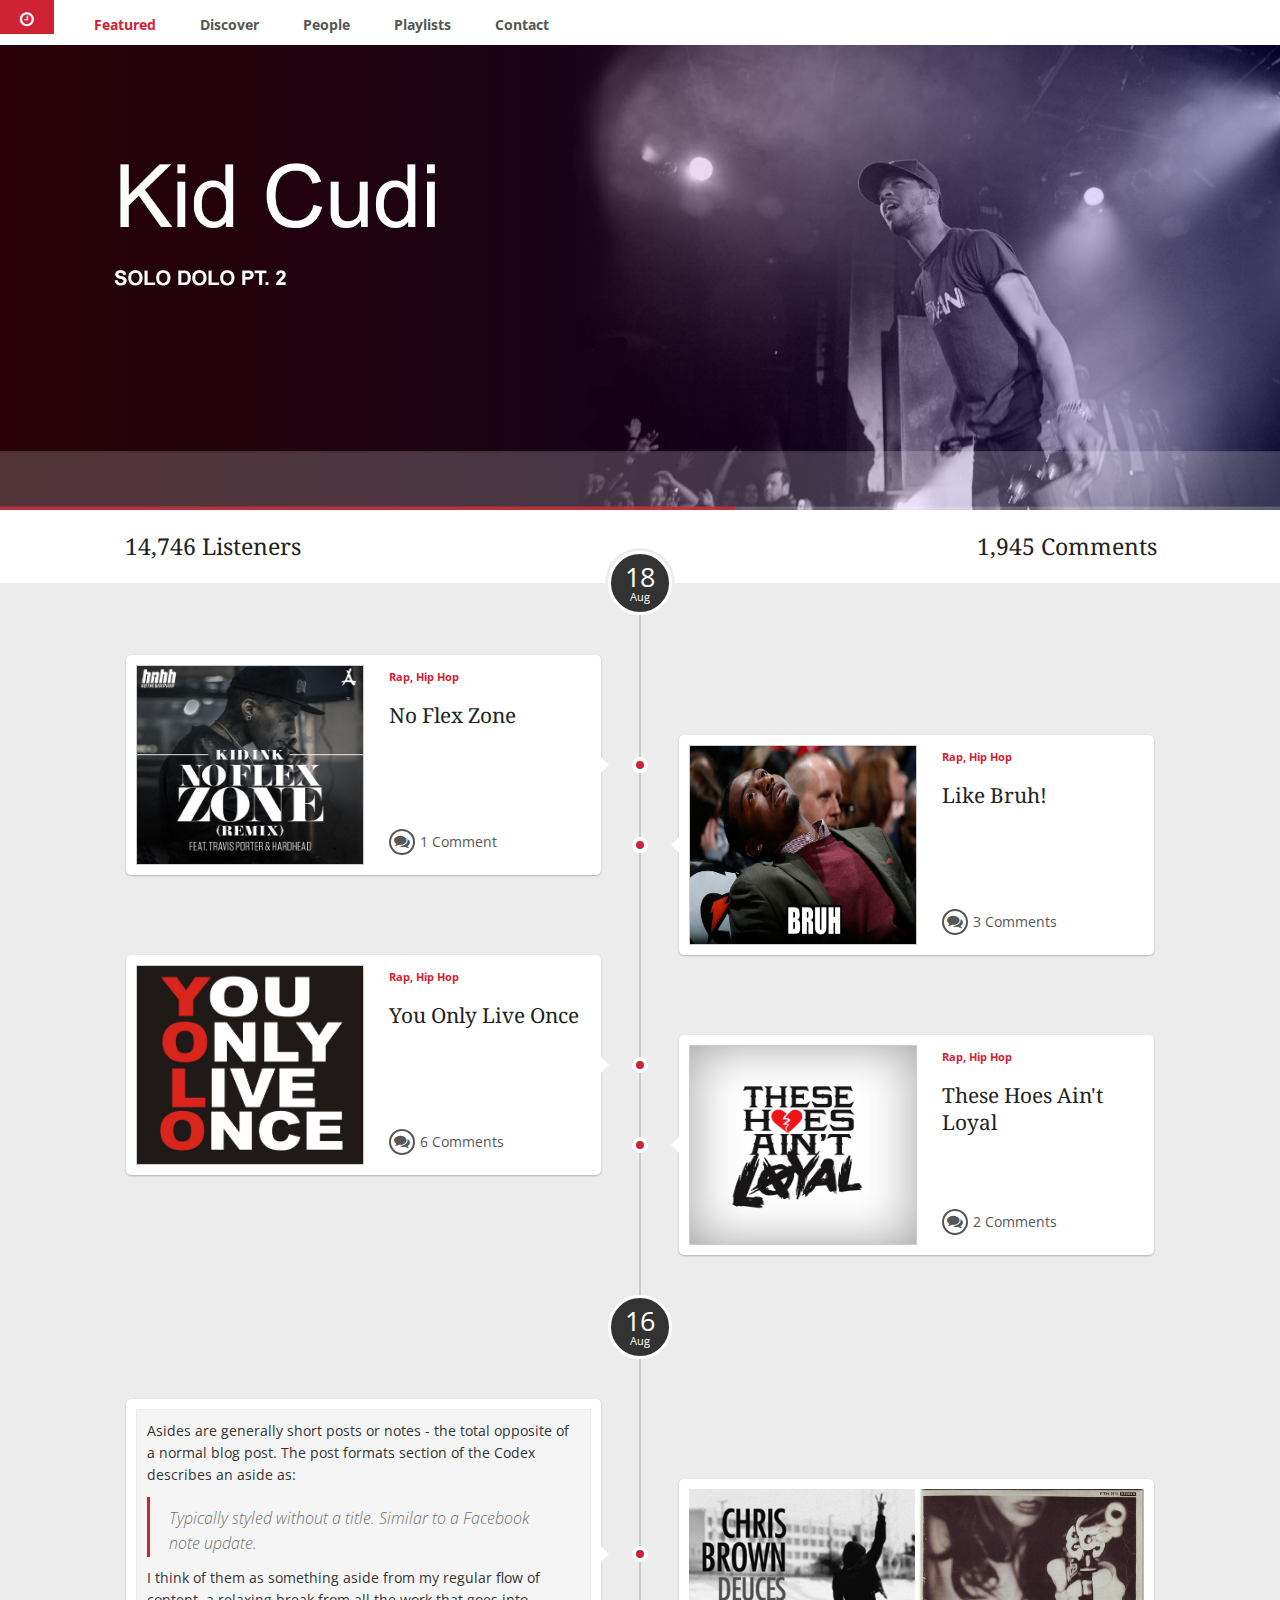
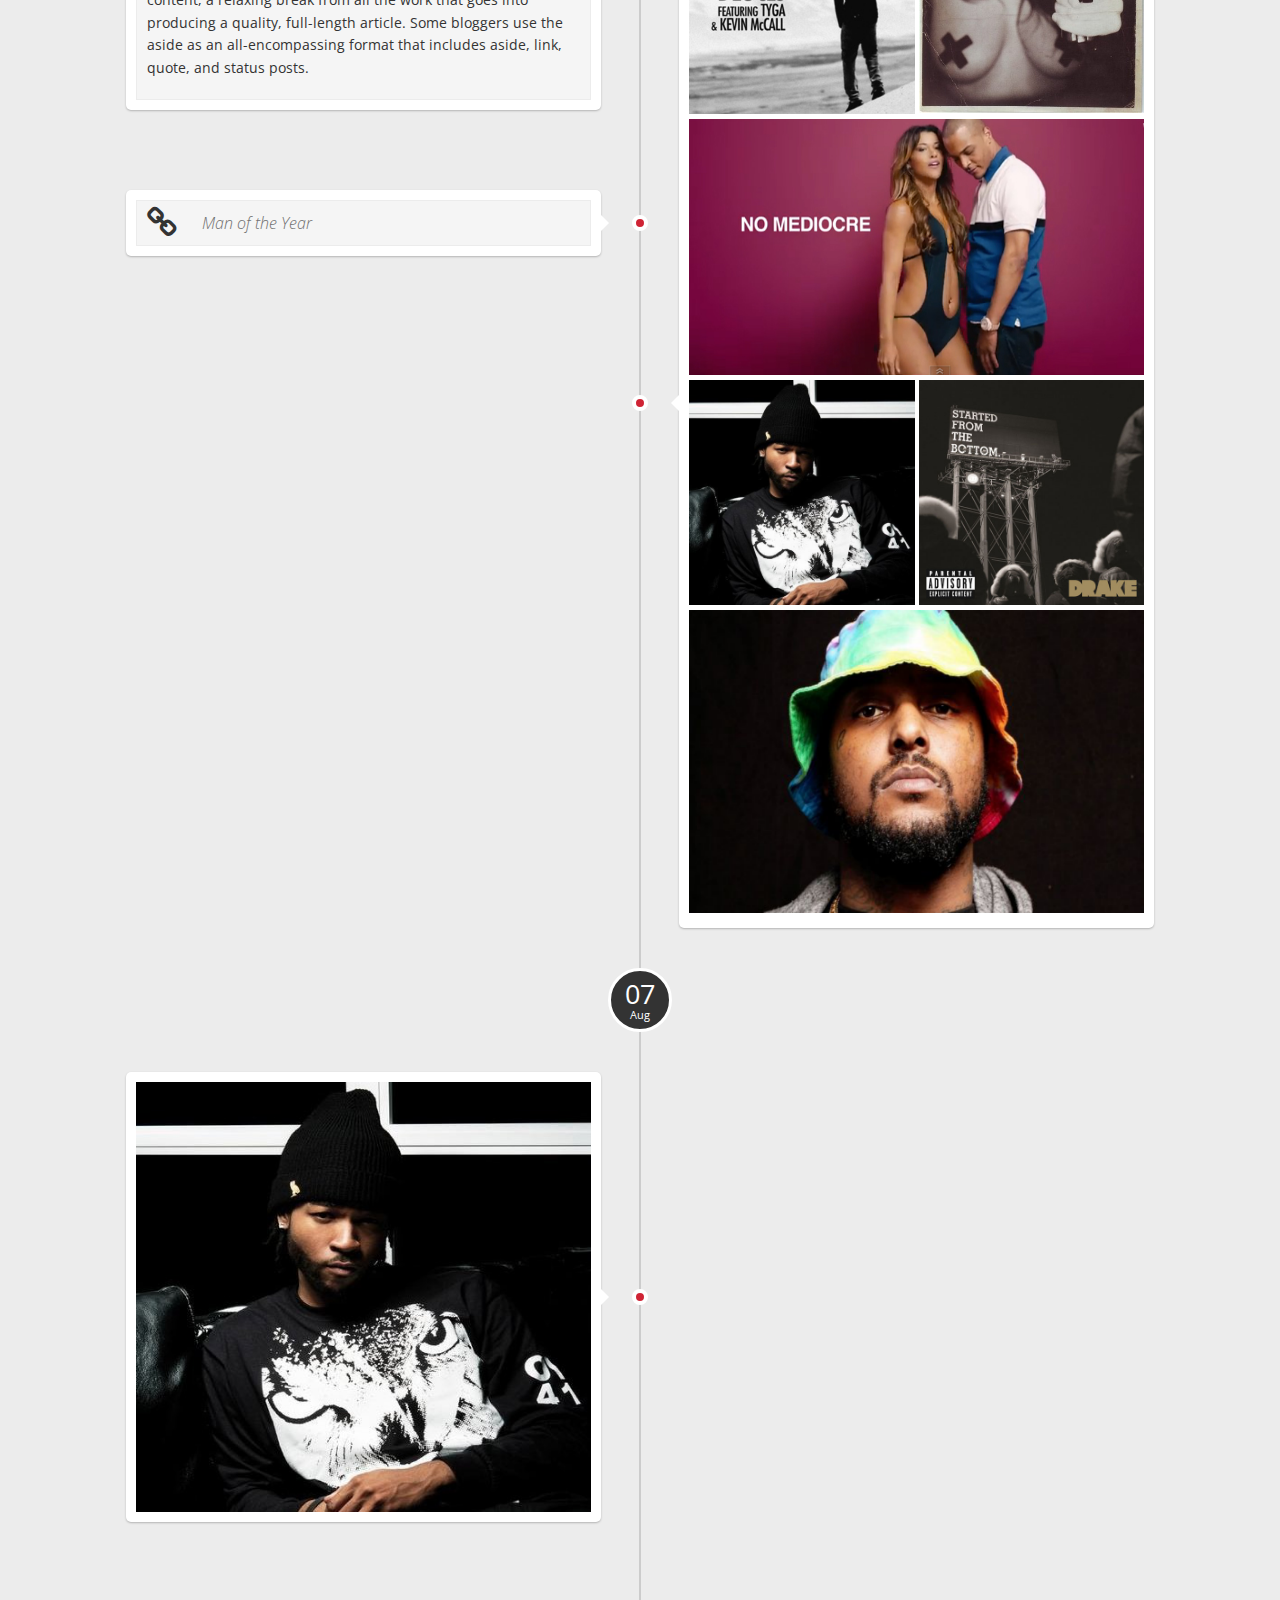
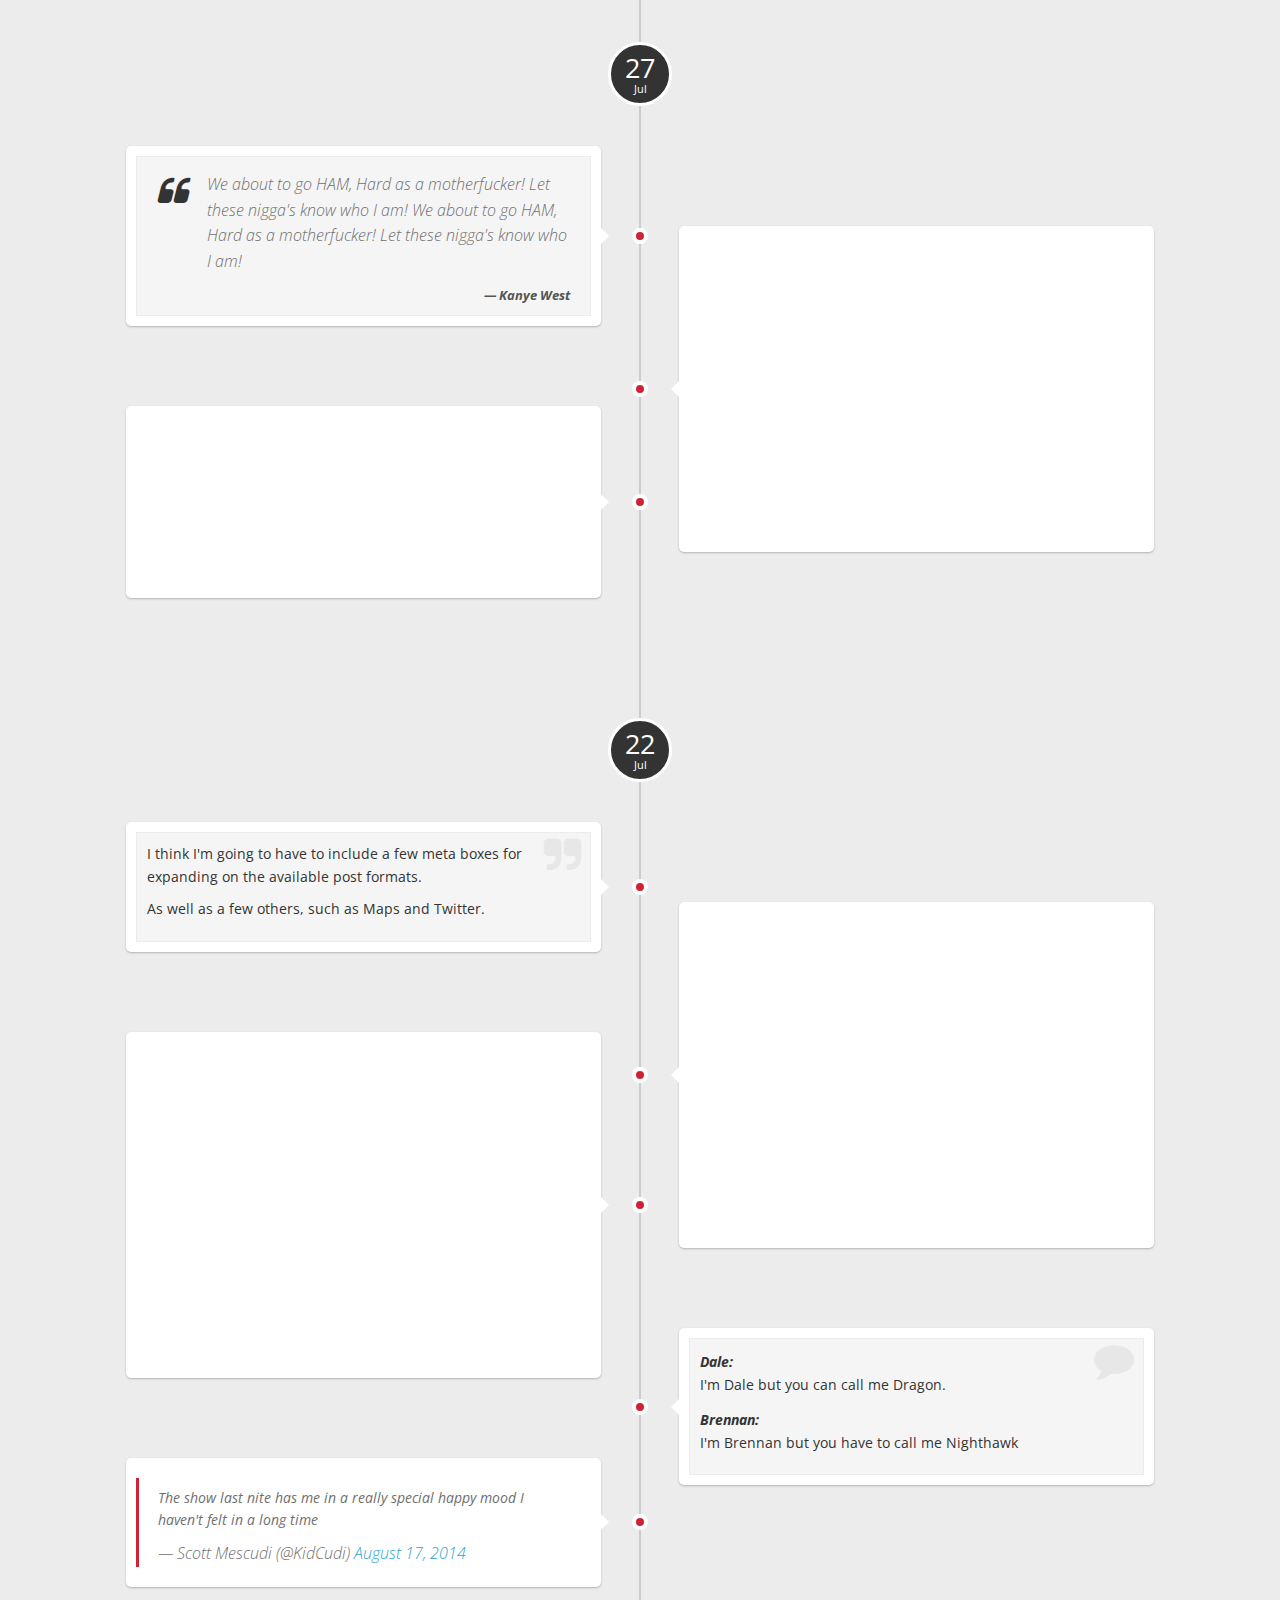
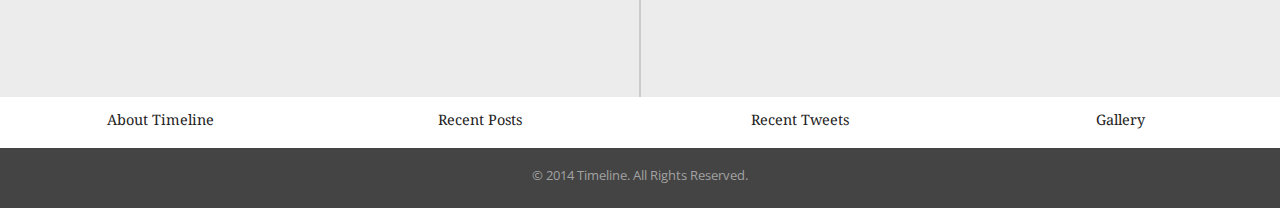
<file: index.html>
<!DOCTYPE html>
<html>
<head>
	<title>Timeline - Homepage</title>

	<link rel="stylesheet" type="text/css" href="assets/css/foundation.min.css">
	<link href="http://maxcdn.bootstrapcdn.com/font-awesome/4.1.0/css/font-awesome.min.css" rel="stylesheet">
	<link href='http://fonts.googleapis.com/css?family=Droid+Serif:700|Open+Sans:300,400,700' rel='stylesheet' type='text/css'>
	<link rel="stylesheet" type="text/css" href="assets/css/style.css">
</head>
<body>
	<header class="row fullWidth header">
		<div class="text-center logo"><h1 class="fa fa-clock-o"></h1></div>
		<nav class="menu">
			<ul class="nav-menu">
				<li class="nav-item active"><a href="#">Featured</a></li>
				<li class="nav-item"><a href="#">Discover</a></li>
				<li class="nav-item"><a href="#">People</a></li>
				<li class="nav-item"><a href="#">Playlists</a></li>
				<li class="nav-item"><a href="#">Contact</a></li>
			</ul>
		</nav>
	</header>
	<div class="row fullWidth slider"><img src="assets/img/slider2.jpg" ></div>
	<div class="wrapper">
		<div class="row fullWidth content-head">
			<div class="small-4 column"><h4 class="text-center">14,746 Listeners</h4></div>
			<div class="small-4 small-offset-4 column"><h4 class="text-center">1,945 Comments</h4></div>
			<!-- <span class="content-ring"></span> -->
		</div>
		<div class="row fullWidth content">
			<div class="container clearfix">
				<div class="date-divider"><span class="date-divider-day">18</span><span class="date-divider-month">Aug</span></div>
				<article class="article odd">
					<figure class="featured-image"><img src="assets/img/no_flex_zone.jpg"></figure>
					<section class="post-meta">Rap, Hip Hop</section>
					<h2 class="post-title">No Flex Zone</h2>
					<section class="post-comments"><i class="fa fa-comments"></i>1 Comment</section>
				</article>
				<article class="article even">
					<figure class="featured-image"><img src="assets/img/like_bruh.jpg"></figure>
					<section class="post-meta">Rap, Hip Hop</section>
					<h2 class="post-title">Like Bruh!</h2>
					<section class="post-comments"><i class="fa fa-comments"></i>3 Comments</section>
				</article>
				<article class="article odd">
					<figure class="featured-image"><img src="assets/img/yolo.jpg"></figure>
					<section class="post-meta">Rap, Hip Hop</section>
					<h2 class="post-title">You Only Live Once</h2>
					<section class="post-comments"><i class="fa fa-comments"></i>6 Comments</section>
				</article>
				<article class="article even">
					<figure class="featured-image"><img src="assets/img/these_hoes_aint_loyal.png"></figure>
					<section class="post-meta">Rap, Hip Hop</section>
					<h2 class="post-title">These Hoes Ain't Loyal</h2>
					<section class="post-comments"><i class="fa fa-comments"></i>2 Comments</section>
				</article>
				<div class="clearfix"></div>
				<div class="date-divider"><span class="date-divider-day">16</span><span class="date-divider-month">Aug</span></div>
				<article class="article odd format-aside">
					<div class="aside-content">
						<p>Asides are generally short posts or notes - the total opposite of a normal blog post. The post formats section of the Codex describes an aside as:</p>
						<blockquote>Typically styled without a title. Similar to a Facebook note update.</blockquote>
						<p>I think of them as something aside from my regular flow of content, a relaxing break from all the work that goes into producing a quality, full-length article. Some bloggers use the aside as an all-encompassing format that includes aside, link, quote, and status posts.</p>
					</div>
				</article>
				<article class="article even format-gallery">
					<figure class="gallery-item">
						<img src="assets/img/deuces.jpg" alt="Deuces">
						<figcaption class="gallery-caption">
							<a href="#"><i class="fa fa-search-plus"></i></a>
						</figcaption>
					</figure>
					<figure class="gallery-item">
						<img src="assets/img/hard-as-a-motherfucker.jpg" alt="Hard as a Motherfucker">
						<figcaption class="gallery-caption">
							<a href="#"><i class="fa fa-search-plus"></i></a>
						</figcaption>
					</figure>
					<figure class="gallery-item">
						<img src="assets/img/no-mediocre.jpg" alt="No Mediocre">
						<figcaption class="gallery-caption">
							<a href="#"><i class="fa fa-search-plus"></i></a>
							<!-- <h2 class="gallery-title">No Mediacore</h2> -->
						</figcaption>
					</figure>
					<figure class="gallery-item">
						<img src="assets/img/sex-on-the-beach.jpg" alt="Sex on the Beach">
						<figcaption class="gallery-caption">
							<a href="#"><i class="fa fa-search-plus"></i></a>
						</figcaption>
					</figure>
					<figure class="gallery-item">
						<img src="assets/img/started-from-the-bottom.jpg" alt="Started from the Bottom">
						<figcaption class="gallery-caption">
							<a href="#"><i class="fa fa-search-plus"></i></a>
						</figcaption>
					</figure>
					<figure class="gallery-item">
						<img src="assets/img/man-of-the-year.png" alt="Man of the Year">
						<figcaption class="gallery-caption">
							<a href="#"><i class="fa fa-search-plus"></i></a>
						</figcaption>
					</figure>
				</article>
				<article class="article odd format-link">
					<div class="link">
						<a href="#" title="Man of the Year">Man of the Year</a>
					</div>
				</article>
				<div class="clearfix"></div>
				<div class="date-divider"><span class="date-divider-day">07</span><span class="date-divider-month">Aug</span></div>
				<article class="article odd format-image">
					<img src="assets/img/sex-on-the-beach.jpg" title="Sex on the Beach">
				</article>
				<div class="clearfix"></div>
				<div class="date-divider"><span class="date-divider-day">27</span><span class="date-divider-month">Jul</span></div>
				<article class="article odd format-quote">
					<div class="quote-content">
						<blockquote class="clearfix">
							<p>We about to go HAM, Hard as a motherfucker! 
							Let these nigga's know who I am!
							We about to go HAM, Hard as a motherfucker! 
							Let these nigga's know who I am!</p>
							<cite>Kanye West</cite>
						</blockquote>
					</div>
				</article>
				<article class="article even format-video">
					<iframe width="455" height="300" src="http://www.youtube.com/embed/9RUSRxTpI80?rel=0" frameborder="0" allowfullscreen></iframe>
				</article>
				<article class="article odd format-audio">
					<iframe width="100%" height="166" scrolling="no" frameborder="no" src="https://w.soundcloud.com/player/?url=https%3A//api.soundcloud.com/tracks/152366920&amp;color=ff5500&amp;auto_play=false&amp;hide_related=false&amp;show_comments=true&amp;show_user=true&amp;show_reposts=false"></iframe>
				</article>
				<div class="clearfix"></div>
				<div class="date-divider"><span class="date-divider-day">22</span><span class="date-divider-month">Jul</span></div>
				<article class="article odd format-status">
					<div class="status-content">
						<p>I think I'm going to have to include a few meta boxes for expanding on the available post formats.</p>
						<p>As well as a few others, such as Maps and Twitter.</p>
					</div>
				</article>
				<article class="article even format-map">
					<iframe src="https://www.google.com/maps/embed?pb=!1m14!1m8!1m3!1d2377.1051029462083!2d-2.96083!3d53.430828999999996!3m2!1i1024!2i768!4f13.1!3m3!1m2!1s0x487b21654b02538b%3A0x84576a57e21973ff!2sAnfield!5e0!3m2!1sen!2sza!4v1408399431620" width="450" height="320" frameborder="0" style="border:0"></iframe>
				</article>
				<article class="article odd format-audio">
					<iframe width="100%" height="320" scrolling="no" frameborder="no" src="https://w.soundcloud.com/player/?url=https%3A//api.soundcloud.com/tracks/125311222&amp;auto_play=false&amp;hide_related=false&amp;show_comments=true&amp;show_user=true&amp;show_reposts=false&amp;visual=true"></iframe>
				</article>
				<article class="article even format-chat">
					<div class="chat-content">	
						<cite>Dale:</cite>
						<p>I'm Dale but you can call me Dragon.</p>
						<cite>Brennan:</cite>
						<p>I'm Brennan but you have to call me Nighthawk</p>
					</div>
				</article>
				<article class="article odd format-twitter">
					<blockquote class="twitter-tweet" lang="en"><p>The show last nite has me in a really special happy mood I haven&#39;t felt in a long time</p>&mdash; Scott Mescudi (@KidCudi) <a href="https://twitter.com/KidCudi/statuses/501075534114062336">August 17, 2014</a></blockquote>
				</article>
			</div>
		</div>
		<div class="row fullWidth footer-widgets text-center">
			<div class="small-3 column footer-widget">
				<div class="footer-widget-title"><h4>About Timeline</h4></div>
				<div class="footer-widget-contnent"></div>
			</div>
			<div class="small-3 column footer-widget">
				<div class="footer-widget-title"><h4>Recent Posts</h4></div>
				<div class="footer-widget-contnent"></div>
			</div>
			<div class="small-3 column footer-widget">
				<div class="footer-widget-title"><h4>Recent Tweets</h4></div>
				<div class="footer-widget-contnent"></div>
			</div>
			<div class="small-3 column footer-widget">
				<div class="footer-widget-title"><h4>Gallery</h4></div>
				<div class="footer-widget-contnent"></div>
			</div>
		</div>
		<footer class="row fullWidth footer">
			&copy; 2014 Timeline. All Rights Reserved.
		</footer>
	</div>
	<script async src="http://platform.twitter.com/widgets.js" charset="utf-8"></script>
</body>
</html>
</file>
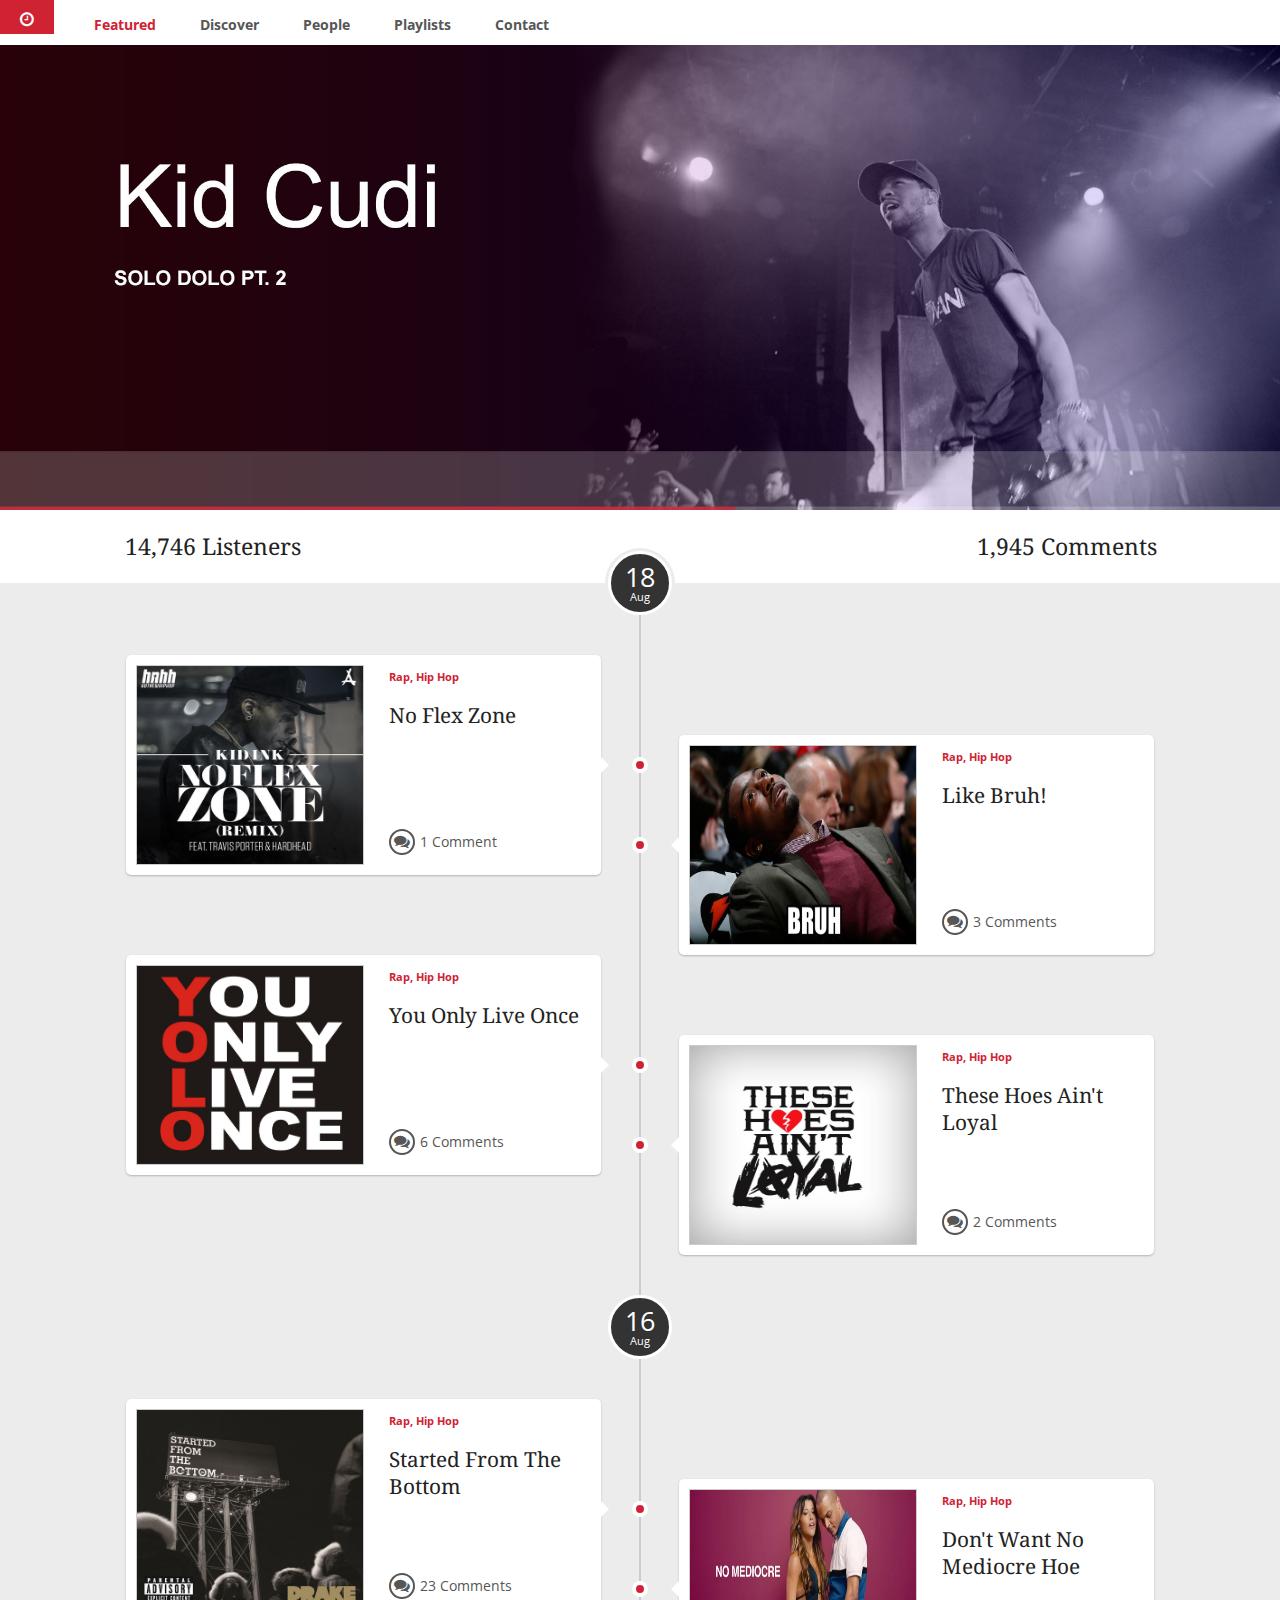
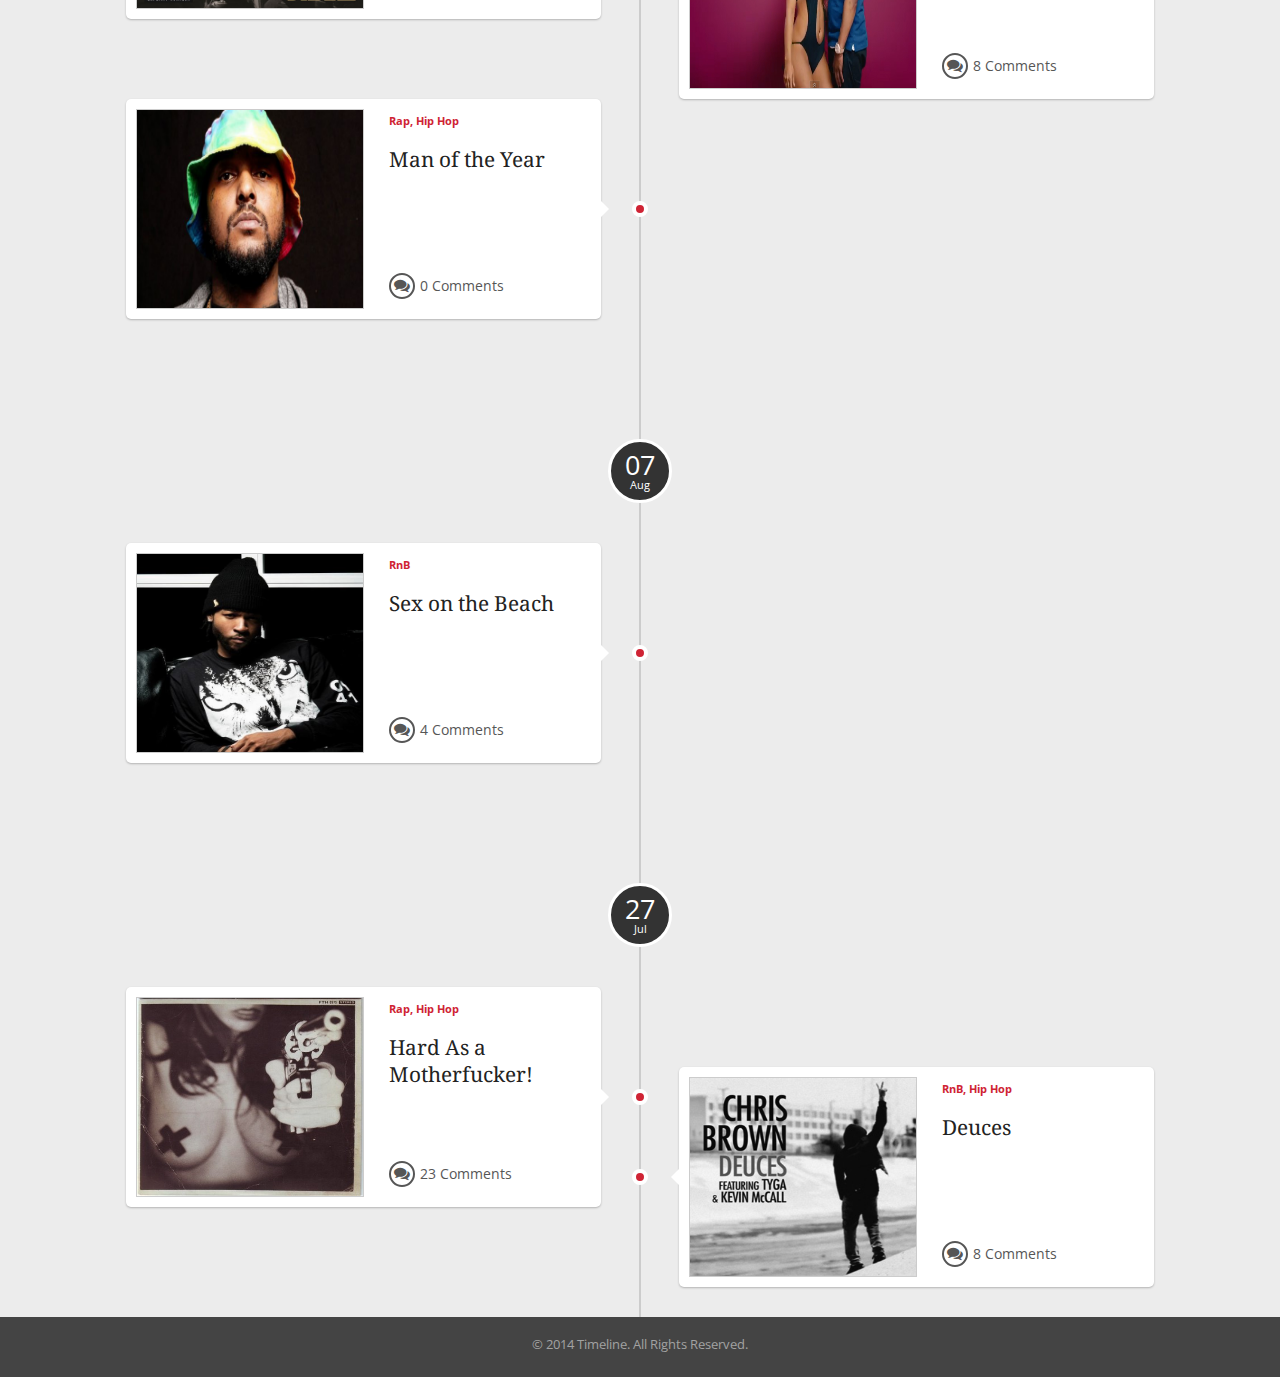
<file: twitch.html>
<!DOCTYPE html>
<html>
<head>
	<title>Timeline - Homepage</title>

	<link rel="stylesheet" type="text/css" href="assets/css/foundation.min.css">
	<link href="http://maxcdn.bootstrapcdn.com/font-awesome/4.1.0/css/font-awesome.min.css" rel="stylesheet">
	<link href='http://fonts.googleapis.com/css?family=Droid+Serif:700|Open+Sans:400,700' rel='stylesheet' type='text/css'>
	<link rel="stylesheet" type="text/css" href="assets/css/style.css">
</head>
<body>
	<header class="row fullWidth header">
		<div class="text-center logo"><h1 class="fa fa-clock-o"></h1></div>
		<nav class="menu">
			<ul class="nav-menu">
				<li class="nav-item active"><a href="#">Featured</a></li>
				<li class="nav-item"><a href="#">Discover</a></li>
				<li class="nav-item"><a href="#">People</a></li>
				<li class="nav-item"><a href="#">Playlists</a></li>
				<li class="nav-item"><a href="#">Contact</a></li>
			</ul>
		</nav>
	</header>
	<div class="row fullWidth slider"><img src="assets/img/slider2.jpg" ></div>
	<div class="wrapper">
		<div class="row fullWidth content-head">
			<div class="small-4 column"><h4 class="text-center">14,746 Listeners</h4></div>
			<div class="small-4 small-offset-4 column"><h4 class="text-center">1,945 Comments</h4></div>
			<!-- <span class="content-ring"></span> -->
		</div>
		<div class="row fullWidth content">
			<div class="container clearfix">
				<div class="date-divider"><span class="date-divider-day">18</span><span class="date-divider-month">Aug</span></div>
				<article class="article odd">
					<figure class="featured-image"><img src="assets/img/no_flex_zone.jpg"></figure>
					<section class="post-meta">Rap, Hip Hop</section>
					<h2 class="post-title">No Flex Zone</h2>
					<section class="post-comments"><i class="fa fa-comments"></i>1 Comment</section>
				</article>
				<article class="article even">
					<figure class="featured-image"><img src="assets/img/like_bruh.jpg"></figure>
					<section class="post-meta">Rap, Hip Hop</section>
					<h2 class="post-title">Like Bruh!</h2>
					<section class="post-comments"><i class="fa fa-comments"></i>3 Comments</section>
				</article>
				<article class="article odd">
					<figure class="featured-image"><img src="assets/img/yolo.jpg"></figure>
					<section class="post-meta">Rap, Hip Hop</section>
					<h2 class="post-title">You Only Live Once</h2>
					<section class="post-comments"><i class="fa fa-comments"></i>6 Comments</section>
				</article>
				<article class="article even">
					<figure class="featured-image"><img src="assets/img/these_hoes_aint_loyal.png"></figure>
					<section class="post-meta">Rap, Hip Hop</section>
					<h2 class="post-title">These Hoes Ain't Loyal</h2>
					<section class="post-comments"><i class="fa fa-comments"></i>2 Comments</section>
				</article>
				<div class="clearfix"></div>
				<div class="date-divider"><span class="date-divider-day">16</span><span class="date-divider-month">Aug</span></div>
				<article class="article odd">
					<figure class="featured-image"><img src="assets/img/started-from-the-bottom.jpg"></figure>
					<section class="post-meta">Rap, Hip Hop</section>
					<h2 class="post-title">Started From The Bottom</h2>
					<section class="post-comments"><i class="fa fa-comments"></i>23 Comments</section>
				</article>
				<article class="article even">
					<figure class="featured-image"><img src="assets/img/no-mediocre.jpg"></figure>
					<section class="post-meta">Rap, Hip Hop</section>
					<h2 class="post-title">Don't Want No Mediocre Hoe</h2>
					<section class="post-comments"><i class="fa fa-comments"></i>8 Comments</section>
				</article>
				<article class="article odd">
					<figure class="featured-image"><img src="assets/img/man-of-the-year.png"></figure>
					<section class="post-meta">Rap, Hip Hop</section>
					<h2 class="post-title">Man of the Year</h2>
					<section class="post-comments"><i class="fa fa-comments"></i>0 Comments</section>
				</article>
				<div class="clearfix"></div>
				<div class="date-divider"><span class="date-divider-day">07</span><span class="date-divider-month">Aug</span></div>
				<article class="article odd">
					<figure class="featured-image"><img src="assets/img/sex-on-the-beach.jpg"></figure>
					<section class="post-meta">RnB</section>
					<h2 class="post-title">Sex on the Beach</h2>
					<section class="post-comments"><i class="fa fa-comments"></i>4 Comments</section>
				</article>
				<div class="clearfix"></div>
				<div class="date-divider"><span class="date-divider-day">27</span><span class="date-divider-month">Jul</span></div>
				<article class="article odd">
					<figure class="featured-image"><img src="assets/img/hard-as-a-motherfucker.jpg"></figure>
					<section class="post-meta">Rap, Hip Hop</section>
					<h2 class="post-title">Hard As a Motherfucker!</h2>
					<section class="post-comments"><i class="fa fa-comments"></i>23 Comments</section>
				</article>
				<article class="article even">
					<figure class="featured-image"><img src="assets/img/deuces.jpg"></figure>
					<section class="post-meta">RnB, Hip Hop</section>
					<h2 class="post-title">Deuces</h2>
					<section class="post-comments"><i class="fa fa-comments"></i>8 Comments</section>
				</article>
			</div>
		</div>
		<footer class="row fullWidth footer">
			&copy; 2014 Timeline. All Rights Reserved.
		</footer>
	</div>
</body>
</html>
</file>
<file: assets/css/style.css>
* {
	font-family: 'Open Sans', sans-serif;
	color: #333;
}

h1, h2, h3, h4, h5, h6 {
	font-family: 'Droid Serif', serif;
}

p {
	font-size: 14px;
	margin-bottom: 10px;
}

blockquote {
	font-style: italic;
	font-weight: 300;
	border-left: 3px solid #cf2334;
	margin: 10px 0;
	font-size: 1em;
}

.fullWidth {
   width: 100%;
   margin-left: auto;
   margin-right: auto;
   max-width: initial;
}

.header {
	height: 45px;
}

.logo {
	background-color: #cf2334;
	float: left;
	padding: 5px 20px;
}

.logo h1 {
	color: #fff;
	vertical-align: middle;
	margin: 0;
}

.menu {
	padding-top: 12px;
}

.nav-menu {
	list-style: none;
	margin-left: 0;
}

.nav-item {
	display: inline-block;
	margin-left: 40px;
	font-size: .9em;
	font-weight: 700;
}

.nav-item a {
	color: #565656;
}

.nav-item a:hover, .nav-item.active a {
	color: #cf2334;
	-webkit-transition: color .6s;
	-moz-transition: color .6s;
	transition: color .6s;
}

.wrapper {
	overflow: hidden;
}

.content-head {
	padding: 20px 0;
	position: relative;
	z-index: 5;
}

.content-head h4 {
	margin: 0;
}

.content {
	background-color: #ececec;
	padding: 100px 0 30px 0;
	position: relative;
}

.container {
	height: 100%;
	width: 1028px;
	margin: 0 auto;
}

.container:before {
	position: absolute;
	top: 0;
	bottom: 0;
	height: 9999px;
	width: 2px;
	left: 50%;
	margin-left: -1px;
	content: "";
	background-color: #ccc;
}

.date-divider {
	display: block;
	width: 64px;
	height: 64px;
	margin: 40px auto;
	padding-top: 1em;
	position: relative;
	background-color: #333;
	border: 3px solid #fff;
	-webkit-border-radius: 32px;
	-moz-border-radius: 32px;
	border-radius: 32px;
	text-align: center;
}
.date-divider:first-child {
	margin-top: -132px;
}
.date-divider:first-child:before {
	width: 70px;
	height: 70px;
	content: "";
	background-color: #ececec;
	position: absolute;
	left: 50%;
	top: -6px;
	margin-left: -35px;
	z-index: -1;
	-webkit-border-radius: 35px;
	-moz-border-radius: 35px;
	border-radius: 35px;
}

.date-divider-day, .date-divider-month {
	color: #fff;
}
.date-divider-day {
	display: block;
	font-size: 1.7em;
	line-height: .5em;
}
.date-divider-month {
	font-size: .7em;
}

.article {
	width: 475px;
	padding: 10px;
	background-color: #fff;
	border-radius: 5px;
	position: relative;
	-webkit-box-shadow: 0px 1px 2px 0px rgba(50, 50, 50, 0.3);
	-moz-box-shadow:    0px 1px 2px 0px rgba(50, 50, 50, 0.3);
	box-shadow:         0px 1px 2px 0px rgba(50, 50, 50, 0.3);
}
.article:before {
	position: absolute;
	display: block;
	top: 50%;
	margin-top: -8px;
	content: "";
	height: 16px;
	width: 16px;
	background-color: #cf2334;
	border: 4px solid #fff;
	-webkit-border-radius: 16px;
	-moz-border-radius: 16px;
	border-radius: 16px;
}
.article:after {
	top: 50%;
	border: solid transparent;
	content: " ";
	height: 0;
	width: 0;
	position: absolute;
	pointer-events: none;
	border-color: rgba(255, 255, 255, 0);
	border-width: 8px;
	margin-top: -8px;
}

.article.odd {
	float: left;
	clear: left;
	margin-bottom: 80px;
}
.article.odd:before {
	right: -47px;
}
.article.odd:after {
	left: 100%;
	border-left-color: #FFF;
}

.article.even {
	float: right;
	clear: right;
	margin-top: 80px;
}
.article.even:before {
	left: -47px;
}
.article.even:after {
	right: 100%;
	border-right-color: #FFF;
}

/**
 * Post Formats
 */

.aside-content, .chat-content, .status-content {
	padding: 10px;
	background-color: #f5f5f5;
	border: 1px solid #ececec;
}

.aside-content:after, .chat-content:after, .status-content:after {
	font-family: "FontAwesome";
	font-size: 2.5em;
	color: #e7e7e7;
	position: absolute;
	right: 20px;
	top: 20px;
}

/* Standard */

.featured-image {
	width: 50%;
	height: 200px;
	margin: 0 25px 0 0;
	float: left;
	border: 1px solid #ccc;
}

.featured-image img {
	height: 100%;
	width: 100%;
}

.post-meta {
	font-size: .7em;
	font-weight: 700;
	color: #cf2334;
	padding-bottom: 10px;
}

.post-title {
	font-size: 1.3em;
	line-height: 1.3em;
}

.post-comments {
	font-size: .9em;
	color: #565656;
	bottom: 20px;
	left: 50%;
	margin-left: 25px;
	position: absolute;
}

.post-comments i {
	font-size: 1.1em;
	color: #565656;
	padding: 3px;
	margin-right: 5px;
	border: 2px solid #565656;
	-webkit-border-radius: 15px;
	-moz-border-radius: 15px;
	border-radius: 15px;
}

/* Aside */

.format-aside {
	font-style: .9em;
}

/* Gallery */

.gallery-item {
	margin: 0 0 5px 0;
	position: relative;
	overflow: hidden;
}
.gallery-item img {
	width: 100%;
	height: auto;
	-webkit-transition: all .6s;
	-moz-transition: all .6s;
	transition: all .6s;
}
.gallery-item:nth-child(3n) {
	width: 100%;
	clear: both;
}
.gallery-item:first-child, .gallery-item:nth-child(3n+1), .gallery-item:nth-child(3n-1) {
	width: 50%;
	float: left;
}
.gallery-item:first-child, .gallery-item:nth-child(3n+1) {
	padding-right: 2px;
}
.gallery-item:nth-child(3n-1) {
	padding-left: 2px;
}
.gallery-caption a {
	height: 100%;
	width: 100%;
	position: absolute;
	top: 0;
	left: 0;
	background-color: rgba(255,255,255,0);
	text-align: center;
	-webkit-transition: all .6s;
	-moz-transition: all .6s;
	transition: all .6s;
}
.gallery-caption a:hover {
	background-color: rgba(255,255,255,0.6);
}
.gallery-caption a:hover i {
	opacity: 1;
}
.gallery-item:hover img {
	transform: scale(1.2);
}
.gallery-caption i {
	color: #cf2334;
	font-size: 2em;
	position: absolute;
	top: 50%;
	margin: -0.5em 0 0 -0.5em;
	left: 50%;
	margin-top: ;
	opacity: 0;
	-webkit-transition: all .6s;
	-moz-transition: all .6s;
	transition: all .6s;
}

/* Link */
.format-link .link {
	background-color: #f5f5f5;
	border: 1px solid #ececec;
	padding: 10px;
}
.format-link .link:before {
	font-size: 2em;	
	font-family: 'FontAwesome';
	content: "\f0c1";
	color: #333;
	float: left;
}
.format-link a {
	color: #6f6f6f;
	font-style: italic;
	font-weight: 300;
	padding-left: 25px;
}
.format-link a:hover {
	color: #cf2334;
	-webkit-transition: all .6s;
	-moz-transition: all .6s;
	transition: all .6s;
}

/* Image */

.format-image img {
	width: 100%;
	max-height: 430px;
}

/* Quote */

.format-quote blockquote {
	background-color: #f5f5f5;
	margin: 0;
	padding: 10px 20px;
	border: 1px solid #ececec;
}
.format-quote blockquote:before {
	font-family: 'FontAwesome';
	content: "\f10d";
	font-size: 2em;
	color: #333;
	float: left;
}
.format-quote blockquote p {
	font-style: italic;
	font-weight: 300;
	padding: 5px 0 0 50px;
	font-size: 1em;
}
.format-quote cite {
	font-weight: 700;
	float: right;
}

/* Status */

.status-content:after {
	content: "\f10e";
	top: 22px;
}

/* Chat */

.chat-content:after {
	content: "\f075";
}
.format-chat {
	padding-left: 10px;
}
.format-chat cite {
	font-weight: 700;
	font-size: .9em;
}
.format-chat p {
	margin-bottom: 10px;
}

.footer-widgets {
	position: relative;
	background-color: #fff;
}

.footer-widget {
	padding: 10px 0;
}

.footer-widget-title h4 {
	font-size: .9em;
}

.footer {
	height: 60px;
	background-color: #444;
	color: #a2a2a2;
	font-size: .8em;
	text-align: center;
	padding-top: 15px;
	position: relative;
}
</file>
